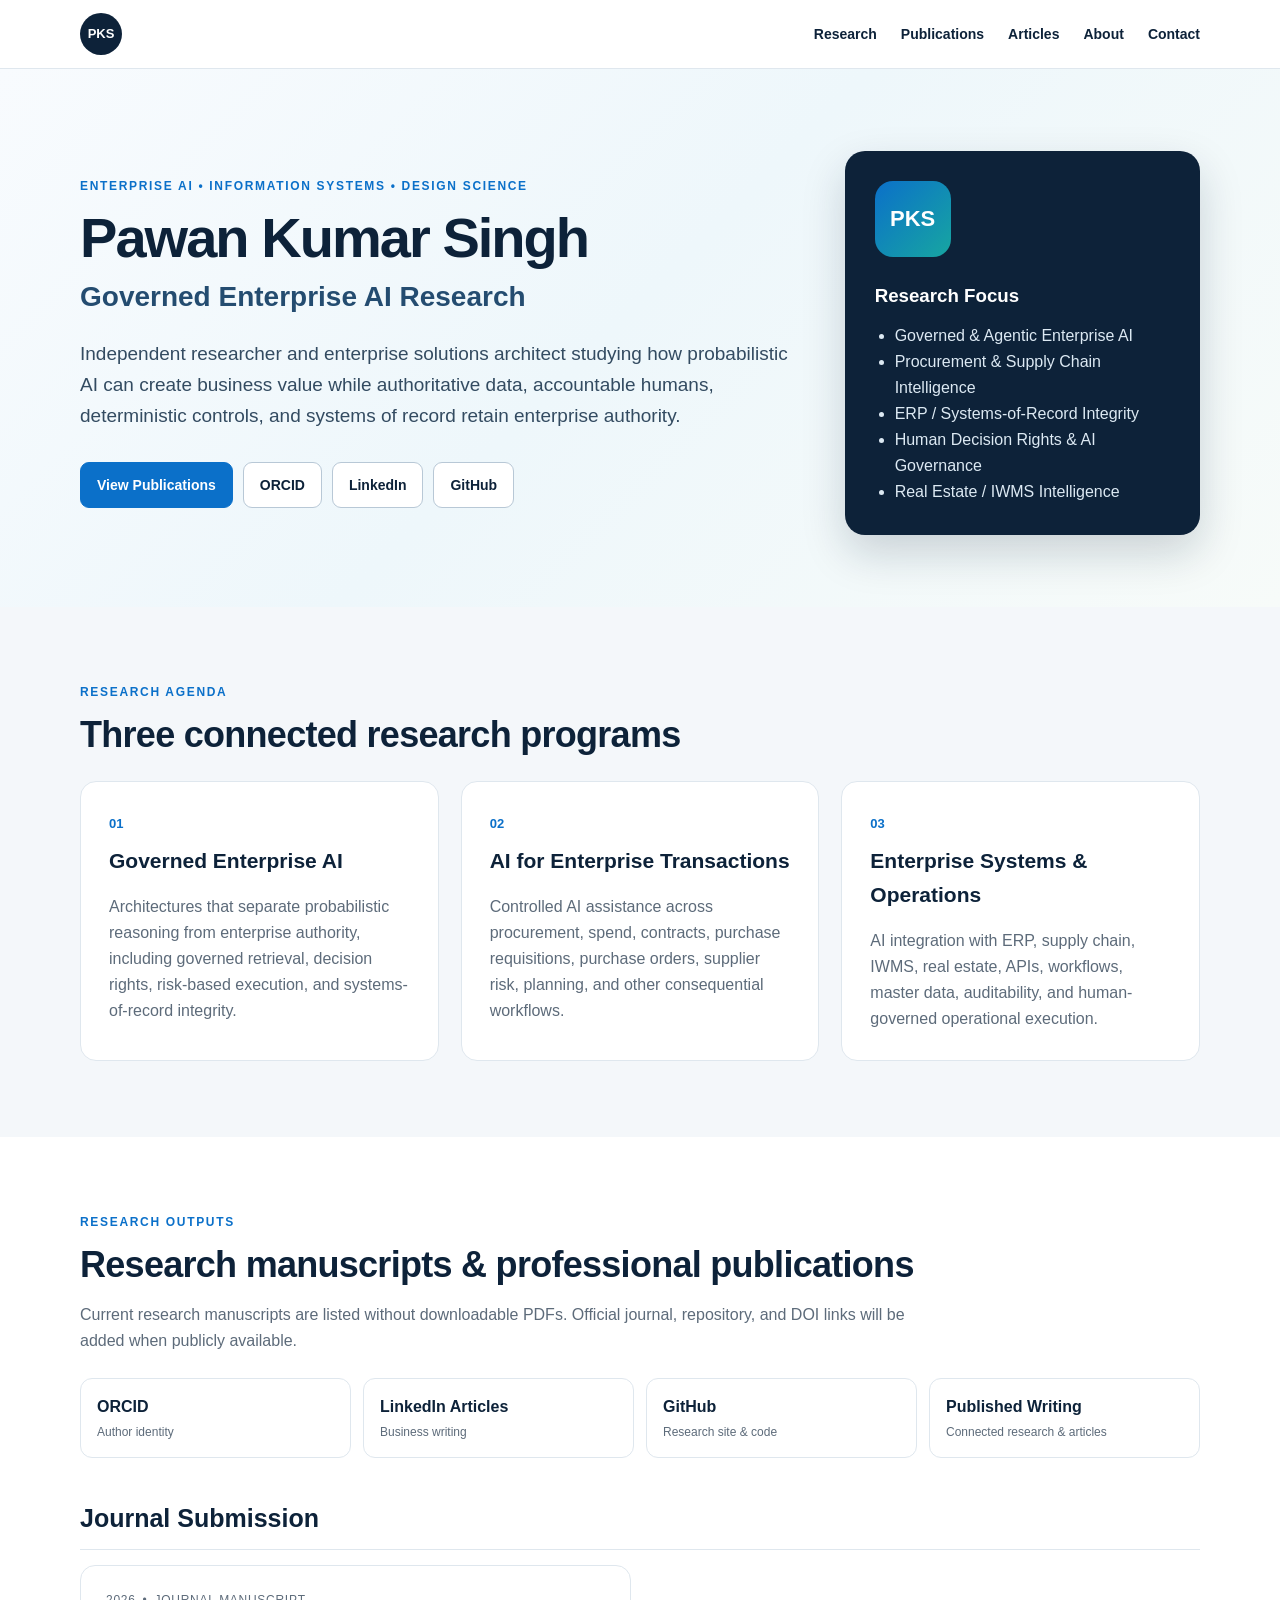
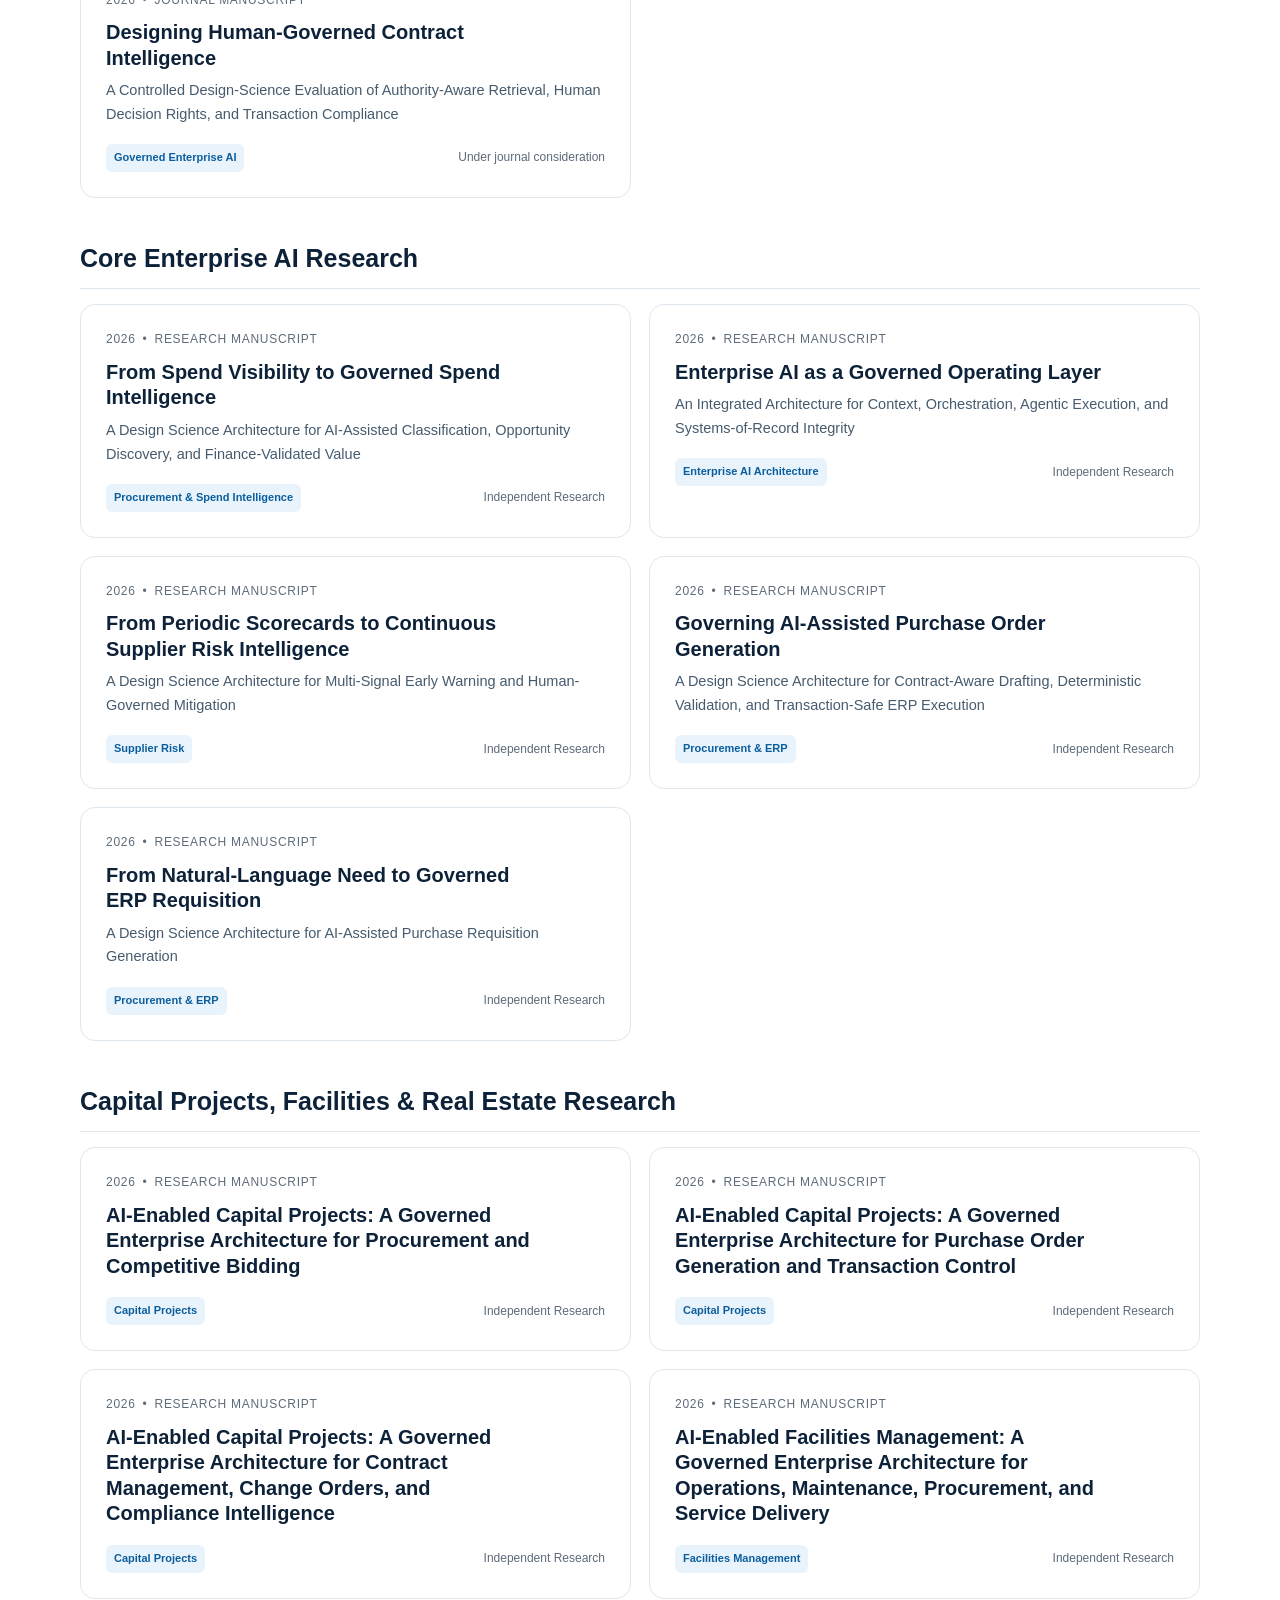
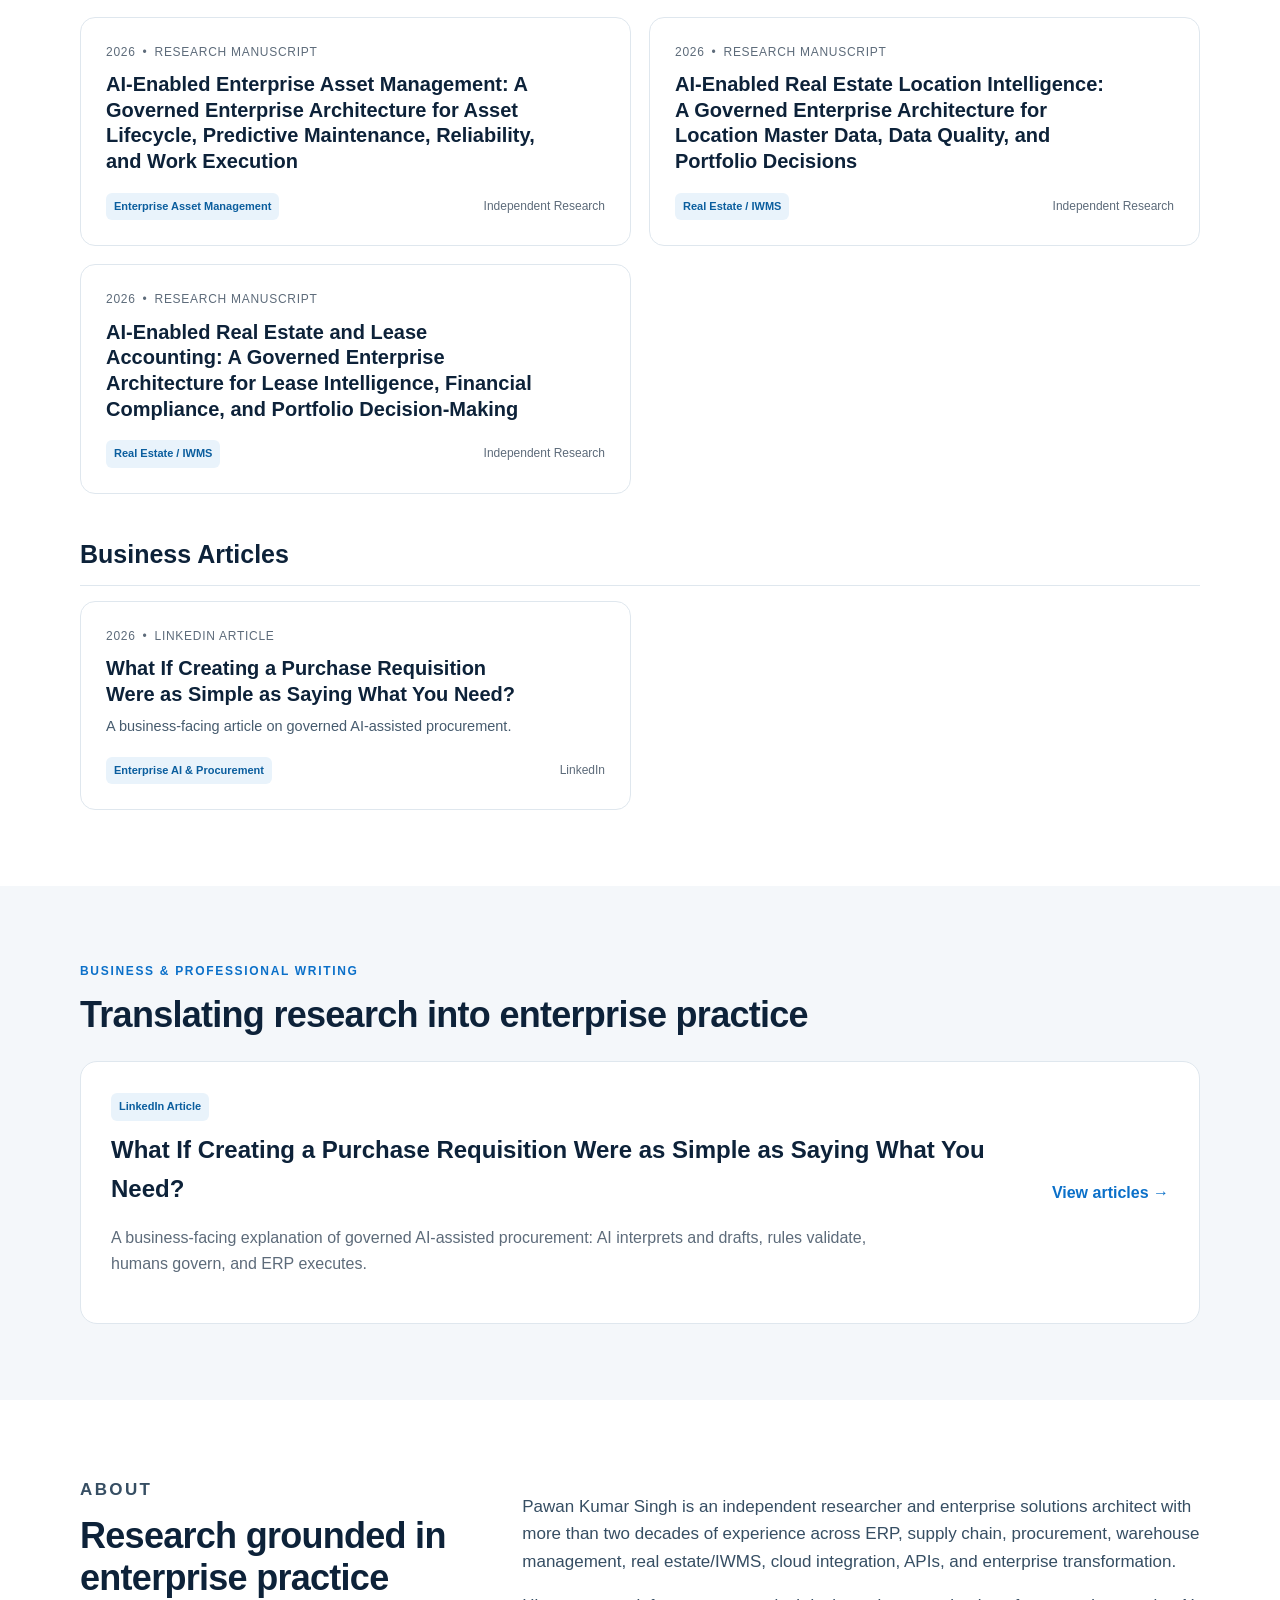
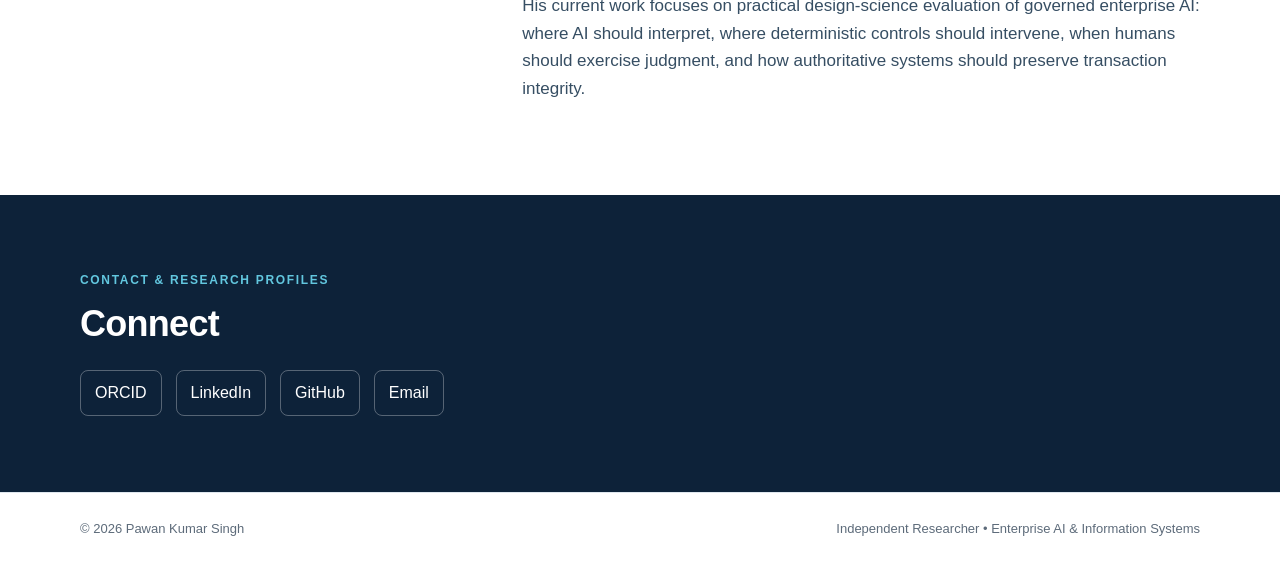
<file: index.html>
<!doctype html>
<html lang="en">
<head>
<meta charset="utf-8">
<meta name="viewport" content="width=device-width,initial-scale=1">
<title>Pawan Kumar Singh | Enterprise AI Research</title>
<meta name="description" content="Research portfolio of Pawan Kumar Singh focused on governed enterprise AI, procurement, supply chain, ERP, facilities, real estate, and enterprise systems.">
<link rel="canonical" href="https://githubpawankumar.github.io/">
<style>
:root{
  --ink:#0d2239; --muted:#5d6b7a; --accent:#0b70c9; --accent2:#17a6a1;
  --bg:#fff; --alt:#f4f7fa; --line:#dfe7ee; --soft:#f7fbfe; --card:#fff;
}
*{box-sizing:border-box}
html{scroll-behavior:smooth}
body{margin:0;font-family:Inter,ui-sans-serif,-apple-system,BlinkMacSystemFont,"Segoe UI",Roboto,Arial,sans-serif;color:var(--ink);background:var(--bg);line-height:1.62}
body.modal-open{overflow:hidden}
.container{width:min(1120px,calc(100% - 42px));margin:0 auto}
.site-header{position:sticky;top:0;z-index:40;background:rgba(255,255,255,.96);backdrop-filter:blur(10px);border-bottom:1px solid var(--line)}
.nav{height:68px;display:flex;align-items:center;justify-content:space-between}
.brand{display:grid;place-items:center;width:42px;height:42px;border-radius:50%;background:var(--ink);color:#fff;text-decoration:none;font-weight:800;font-size:13px}
nav{display:flex;gap:24px}
nav a{color:var(--ink);text-decoration:none;font-size:14px;font-weight:700}
nav a:hover{color:var(--accent)}

.hero{padding:82px 0 72px;background:linear-gradient(135deg,#f8fbfe 0%,#eef7fb 48%,#f7fbf9 100%)}
.hero-grid{display:grid;grid-template-columns:1.6fr .8fr;gap:54px;align-items:center}
.eyebrow{font-size:12px;letter-spacing:.14em;font-weight:800;color:var(--accent);margin:0 0 12px}
h1{font-size:56px;line-height:1.02;margin:0 0 8px;letter-spacing:-.035em}
.hero h2{font-size:28px;font-weight:650;margin:0 0 20px;color:#244c70}
.lead{font-size:19px;max-width:760px;color:#334b61}
.cta-row{display:flex;flex-wrap:wrap;gap:10px;margin-top:30px}
.btn{display:inline-block;padding:11px 16px;border:1px solid #b8c8d6;border-radius:9px;color:var(--ink);text-decoration:none;font-weight:700;font-size:14px;background:#fff}
.btn.primary{background:var(--accent);color:#fff;border-color:var(--accent)}
.profile-card{background:#0d2239;color:#fff;padding:30px;border-radius:20px;box-shadow:0 18px 44px rgba(13,34,57,.18)}
.monogram{width:76px;height:76px;border-radius:18px;display:grid;place-items:center;background:linear-gradient(135deg,#0b70c9,#17a6a1);font-weight:850;font-size:22px;margin-bottom:24px}
.profile-card h3{margin:0 0 12px}
.profile-card ul{padding-left:20px;margin:0;color:#dce9f3}

.section{padding:76px 0}
.section.alt{background:var(--alt)}
.section h2{font-size:36px;line-height:1.15;letter-spacing:-.02em;margin:0 0 26px}
.three-col{display:grid;grid-template-columns:repeat(3,1fr);gap:22px}
.program{padding:28px;background:#fff;border:1px solid var(--line);border-radius:16px}
.program .num{font-size:13px;color:var(--accent);font-weight:800}
.program h3{font-size:21px;margin:8px 0}
.program p{color:var(--muted);margin-bottom:0}

.profile-strip{display:grid;grid-template-columns:repeat(4,1fr);gap:12px;margin:24px 0 36px}
.profile-strip a{display:flex;flex-direction:column;padding:15px 16px;border:1px solid var(--line);border-radius:12px;background:#fff;text-decoration:none;color:var(--ink)}
.profile-strip span{font-size:12px;color:var(--muted);margin-top:3px}

.pub-group{margin-top:40px}
.group-title{font-size:25px;margin:0 0 15px;padding-bottom:10px;border-bottom:1px solid var(--line)}
.pub-grid{display:grid;grid-template-columns:repeat(2,1fr);gap:18px}
.pub-card{position:relative;padding:25px;border:1px solid var(--line);border-radius:15px;background:#fff;transition:.18s ease;cursor:pointer}
.pub-card:hover{transform:translateY(-3px);box-shadow:0 15px 36px rgba(13,34,57,.11);border-color:#c4d8e8}
.pub-card:focus{outline:3px solid rgba(11,112,201,.22);outline-offset:3px}
.pub-card::after{content:"View details";position:absolute;right:18px;top:18px;font-size:11px;font-weight:800;letter-spacing:.04em;color:var(--accent);opacity:0;transition:.18s ease}
.pub-card:hover::after,.pub-card:focus::after{opacity:1}
.pub-meta{font-size:12px;color:var(--muted);display:flex;gap:7px;text-transform:uppercase;letter-spacing:.06em}
.pub-card h3{font-size:20px;line-height:1.28;margin:10px 0 8px;padding-right:70px}
.pub-subtitle{color:#465b6e;font-size:14.5px;margin:0 0 18px}
.pub-footer{display:flex;align-items:center;justify-content:space-between;gap:12px;margin-top:16px}
.tag{display:inline-block;font-size:11px;font-weight:750;background:#e9f3fb;color:#0b5e9e;padding:5px 8px;border-radius:6px}
.status{font-size:12px;color:var(--muted);text-align:right}
.paper-links{margin-top:14px}
.paper-link{font-size:13px;font-weight:750;color:var(--accent);text-decoration:none;margin-right:12px}

.feature-card{display:flex;justify-content:space-between;gap:30px;align-items:center;background:#fff;border:1px solid var(--line);border-radius:17px;padding:30px}
.feature-card h3{font-size:24px;margin:10px 0 8px}
.feature-card p{color:var(--muted);max-width:760px}
.text-link{white-space:nowrap;font-weight:750;color:var(--accent);text-decoration:none}
.about-grid{display:grid;grid-template-columns:.8fr 1.4fr;gap:55px}
.about-grid p{font-size:17px;color:#364e63}
.contact{background:#0d2239;color:#fff}
.contact .eyebrow{color:#62c7df}
.link-row{display:flex;flex-wrap:wrap;gap:14px}
.link-row a{color:#fff;text-decoration:none;border:1px solid rgba(255,255,255,.3);padding:9px 14px;border-radius:8px}
footer{border-top:1px solid var(--line);padding:25px 0;color:var(--muted);font-size:13px}
.footer-inner{display:flex;justify-content:space-between;gap:18px}

/* Modal */
.modal{display:none;position:fixed;inset:0;z-index:9999}
.modal.open{display:block}
.modal-backdrop{position:absolute;inset:0;background:rgba(4,18,32,.70);backdrop-filter:blur(4px)}
.modal-dialog{position:relative;z-index:2;width:min(980px,calc(100% - 40px));max-height:90vh;overflow:auto;margin:5vh auto;background:#fff;border-radius:22px;box-shadow:0 32px 100px rgba(4,18,32,.32)}
.modal-topbar{position:sticky;top:0;z-index:5;min-height:62px;display:flex;align-items:center;justify-content:space-between;gap:18px;padding:0 26px;background:rgba(255,255,255,.97);backdrop-filter:blur(10px);border-bottom:1px solid var(--line)}
.modal-back{border:0;background:transparent;color:var(--accent);font:inherit;font-size:13px;font-weight:800;cursor:pointer;padding:10px 0}
.modal-back:hover{text-decoration:underline}
.modal-close{width:38px;height:38px;border:0;border-radius:50%;background:#eef3f7;color:var(--ink);font-size:25px;cursor:pointer;line-height:1}
.modal-hero{max-width:880px;margin:0 auto;padding:38px 46px 26px}
.modal-meta{margin-bottom:10px;color:var(--accent);font-size:12px;font-weight:850;letter-spacing:.10em;text-transform:uppercase}
.modal-dialog h2{margin:0;max-width:880px;font-size:34px;line-height:1.16;letter-spacing:-.025em;color:var(--ink)}
.modal-subtitle{margin:14px 0 0;max-width:830px;color:#536a7d;font-size:17px;line-height:1.55}
.modal-status{display:flex;align-items:center;gap:12px;flex-wrap:wrap;margin-top:18px;color:var(--muted);font-size:13px}
.research-summary-block,.keywords-block{max-width:880px;margin:0 auto;padding:26px 46px}
.research-summary-block{background:linear-gradient(180deg,#f8fbfe 0%,#f3f8fb 100%);border-top:1px solid #e4edf4;border-bottom:1px solid #e4edf4}
.section-label{margin-bottom:9px;color:var(--accent);font-size:12px;font-weight:850;letter-spacing:.09em;text-transform:uppercase}
.research-summary-block p,.keywords-block p{margin:0;color:#2f485d;font-size:16px;line-height:1.7}
.insight-grid{max-width:880px;margin:0 auto;padding:30px 46px 8px;display:grid;grid-template-columns:1fr 1fr;gap:18px}
.insight-card{padding:22px;border:1px solid var(--line);border-radius:15px;background:#fff}
.insight-card p{margin:0;color:#354f63;font-size:14.5px;line-height:1.66}
.highlight-card{background:#f8fbfe;border-color:#cfe1ee}
.keywords-block{padding-top:22px;padding-bottom:10px}
.modal-actions{max-width:880px;margin:16px auto 0;padding:0 46px}
.modal-note{max-width:880px;margin:22px auto 0;padding:18px 46px 30px;border-top:1px solid var(--line);color:var(--muted);font-size:12.5px;line-height:1.55;font-style:italic}

@media(max-width:820px){
  nav{display:none}
  .hero-grid,.three-col,.pub-grid,.about-grid{grid-template-columns:1fr}
  .profile-strip{grid-template-columns:1fr 1fr}
  h1{font-size:43px}
  .feature-card{align-items:flex-start;flex-direction:column}
  .footer-inner{flex-direction:column}
}
@media(max-width:760px){
  .modal-dialog{width:min(100% - 18px,980px);margin:1.5vh auto;max-height:97vh;border-radius:16px}
  .modal-topbar{padding:0 18px}
  .modal-hero,.research-summary-block,.keywords-block,.modal-actions,.modal-note{padding-left:22px;padding-right:22px}
  .modal-dialog h2{font-size:25px}
  .modal-subtitle{font-size:15px}
  .insight-grid{grid-template-columns:1fr;padding:22px}
}
</style>
</head>
<body>
<header class="site-header">
  <div class="container nav">
    <a class="brand" href="#top">PKS</a>
    <nav>
      <a href="#research">Research</a>
      <a href="#publications">Publications</a>
      <a href="#articles">Articles</a>
      <a href="#about">About</a>
      <a href="#contact">Contact</a>
    </nav>
  </div>
</header>

<main id="top">
<section class="hero">
  <div class="container hero-grid">
    <div>
      <p class="eyebrow">ENTERPRISE AI • INFORMATION SYSTEMS • DESIGN SCIENCE</p>
      <h1>Pawan Kumar Singh</h1>
      <h2>Governed Enterprise AI Research</h2>
      <p class="lead">Independent researcher and enterprise solutions architect studying how probabilistic AI can create business value while authoritative data, accountable humans, deterministic controls, and systems of record retain enterprise authority.</p>
      <div class="cta-row">
        <a class="btn primary" href="#publications">View Publications</a>
        <a class="btn" href="https://orcid.org/0009-0008-4802-8340" target="_blank" rel="noopener">ORCID</a>
        <a class="btn" href="https://www.linkedin.com/in/pawankumarsingh/" target="_blank" rel="noopener">LinkedIn</a>
        <a class="btn" href="https://github.com/githubpawankumar" target="_blank" rel="noopener">GitHub</a>
      </div>
    </div>
    <div class="profile-card">
      <div class="monogram">PKS</div>
      <h3>Research Focus</h3>
      <ul>
        <li>Governed & Agentic Enterprise AI</li>
        <li>Procurement & Supply Chain Intelligence</li>
        <li>ERP / Systems-of-Record Integrity</li>
        <li>Human Decision Rights & AI Governance</li>
        <li>Real Estate / IWMS Intelligence</li>
      </ul>
    </div>
  </div>
</section>

<section id="research" class="section alt">
  <div class="container">
    <p class="eyebrow">RESEARCH AGENDA</p>
    <h2>Three connected research programs</h2>
    <div class="three-col">
      <div class="program"><span class="num">01</span><h3>Governed Enterprise AI</h3><p>Architectures that separate probabilistic reasoning from enterprise authority, including governed retrieval, decision rights, risk-based execution, and systems-of-record integrity.</p></div>
      <div class="program"><span class="num">02</span><h3>AI for Enterprise Transactions</h3><p>Controlled AI assistance across procurement, spend, contracts, purchase requisitions, purchase orders, supplier risk, planning, and other consequential workflows.</p></div>
      <div class="program"><span class="num">03</span><h3>Enterprise Systems & Operations</h3><p>AI integration with ERP, supply chain, IWMS, real estate, APIs, workflows, master data, auditability, and human-governed operational execution.</p></div>
    </div>
  </div>
</section>

<section id="publications" class="section">
  <div class="container">
    <p class="eyebrow">RESEARCH OUTPUTS</p>
    <h2>Research manuscripts & professional publications</h2>
    <p style="max-width:830px;color:var(--muted);margin-top:-10px">Current research manuscripts are listed without downloadable PDFs. Official journal, repository, and DOI links will be added when publicly available.</p>
    <div class="profile-strip">
      <a href="https://orcid.org/0009-0008-4802-8340" target="_blank" rel="noopener"><strong>ORCID</strong><span>Author identity</span></a>
      <a href="https://www.linkedin.com/in/pawankumarsingh/recent-activity/articles/" target="_blank" rel="noopener"><strong>LinkedIn Articles</strong><span>Business writing</span></a>
      <a href="https://github.com/githubpawankumar" target="_blank" rel="noopener"><strong>GitHub</strong><span>Research site & code</span></a>
      <a href="https://www.linkedin.com/in/pawankumarsingh/recent-activity/articles/" target="_blank" rel="noopener"><strong>Published Writing</strong><span>Connected research & articles</span></a>
    </div>
    <div id="publication-index"></div>
  </div>
</section>

<section id="articles" class="section alt">
  <div class="container">
    <p class="eyebrow">BUSINESS & PROFESSIONAL WRITING</p>
    <h2>Translating research into enterprise practice</h2>
    <div class="feature-card">
      <div><span class="tag">LinkedIn Article</span><h3>What If Creating a Purchase Requisition Were as Simple as Saying What You Need?</h3><p>A business-facing explanation of governed AI-assisted procurement: AI interprets and drafts, rules validate, humans govern, and ERP executes.</p></div>
      <a class="text-link" href="https://www.linkedin.com/in/pawankumarsingh/recent-activity/articles/" target="_blank" rel="noopener">View articles →</a>
    </div>
  </div>
</section>

<section id="about" class="section">
  <div class="container about-grid">
    <div><p class="eyebrow">ABOUT</p><h2>Research grounded in enterprise practice</h2></div>
    <div><p>Pawan Kumar Singh is an independent researcher and enterprise solutions architect with more than two decades of experience across ERP, supply chain, procurement, warehouse management, real estate/IWMS, cloud integration, APIs, and enterprise transformation.</p><p>His current work focuses on practical design-science evaluation of governed enterprise AI: where AI should interpret, where deterministic controls should intervene, when humans should exercise judgment, and how authoritative systems should preserve transaction integrity.</p></div>
  </div>
</section>

<section id="contact" class="section contact">
  <div class="container">
    <p class="eyebrow">CONTACT & RESEARCH PROFILES</p><h2>Connect</h2>
    <div class="link-row">
      <a href="https://orcid.org/0009-0008-4802-8340" target="_blank" rel="noopener">ORCID</a>
      <a href="https://www.linkedin.com/in/pawankumarsingh/" target="_blank" rel="noopener">LinkedIn</a>
      <a href="https://github.com/githubpawankumar" target="_blank" rel="noopener">GitHub</a>
      <a href="mailto:pawanslu@gmail.com">Email</a>
    </div>
  </div>
</section>
</main>

<footer><div class="container footer-inner"><span>© 2026 Pawan Kumar Singh</span><span>Independent Researcher • Enterprise AI & Information Systems</span></div></footer>

<!-- modal deliberately placed at body level, not inside footer -->
<div id="publication-modal" class="modal" aria-hidden="true">
  <div class="modal-backdrop" data-close-modal></div>
  <div class="modal-dialog" role="dialog" aria-modal="true" aria-labelledby="modal-title">
    <div class="modal-topbar">
      <button class="modal-back" type="button" data-close-modal>← Back to Publications</button>
      <button class="modal-close" type="button" aria-label="Close details" data-close-modal>×</button>
    </div>
    <div class="modal-hero">
      <div class="modal-meta" id="modal-meta"></div>
      <h2 id="modal-title"></h2>
      <p class="modal-subtitle" id="modal-subtitle"></p>
      <div class="modal-status" id="modal-status"></div>
    </div>
    <section class="research-summary-block">
      <div class="section-label">Research Summary</div>
      <p id="modal-abstract"></p>
    </section>
    <div class="insight-grid">
      <section class="insight-card"><div class="section-label">Research Question</div><p id="modal-rq"></p></section>
      <section class="insight-card"><div class="section-label">Methodology</div><p id="modal-method"></p></section>
      <section class="insight-card highlight-card"><div class="section-label">Key Findings</div><p id="modal-findings"></p></section>
      <section class="insight-card"><div class="section-label">Research Contribution</div><p id="modal-contribution"></p></section>
    </div>
    <section class="keywords-block"><div class="section-label">Keywords</div><p id="modal-keywords"></p></section>
    <div class="modal-actions" id="modal-actions"></div>
    <p class="modal-note">No manuscript PDF is distributed from this site. Official publication or DOI links will be added when publicly available.</p>
  </div>
</div>

<script>
let allPublications = [];
async function loadPublications(){
  const target = document.getElementById('publication-index');
  try{
    const res = await fetch('publications.json', {cache:'no-store'});
    allPublications = await res.json();
    const order = ['Journal Submission','Core Enterprise AI Research','Capital Projects, Facilities & Real Estate Research','Business Articles'];
    for (const group of order){
      const rows = allPublications.filter(x => x.group === group);
      if (!rows.length) continue;
      const section = document.createElement('div');
      section.className = 'pub-group';
      section.innerHTML = `<h3 class="group-title">${group}</h3><div class="pub-grid"></div>`;
      const grid = section.querySelector('.pub-grid');
      for (const p of rows){
        const card = document.createElement('article');
        card.className = 'pub-card';
        card.tabIndex = 0;
        card.setAttribute('role','button');
        card.setAttribute('aria-label',`Open details for ${p.title}`);
        const label = p.group === 'Journal Submission' ? 'Journal Manuscript' : p.type;
        const displayStatus = p.group === 'Journal Submission' ? 'Under journal consideration' : (p.group === 'Business Articles' ? p.platform : 'Independent Research');
        card.innerHTML = `
          <div class="pub-meta"><span>${p.year}</span><span>•</span><span>${label}</span></div>
          <h3>${p.title}</h3>
          <p class="pub-subtitle">${p.subtitle || ''}</p>
          <div class="pub-footer"><span class="tag">${p.topic}</span><span class="status">${displayStatus}</span></div>
        `;
        card.addEventListener('click',()=>openPublicationModal(p));
        card.addEventListener('keydown',ev=>{if(ev.key==='Enter'||ev.key===' '){ev.preventDefault();openPublicationModal(p)}});
        grid.appendChild(card);
      }
      target.appendChild(section);
    }
  }catch(e){
    target.innerHTML='<p>Publication index could not be loaded. Please refresh the page.</p>';
  }
}
function openPublicationModal(p){
  const modal=document.getElementById('publication-modal');
  document.getElementById('modal-meta').textContent=`${p.year} • ${p.type}`;
  document.getElementById('modal-title').textContent=p.title||'';
  document.getElementById('modal-subtitle').textContent=p.subtitle||'';
  document.getElementById('modal-status').innerHTML=`<span class="tag">${p.topic||''}</span><span><b>Status:</b> ${p.status||''}</span>`;
  document.getElementById('modal-abstract').textContent=p.abstract||'Summary will be added when available.';
  document.getElementById('modal-rq').textContent=p.research_question||'Research question summary will be added when available.';
  document.getElementById('modal-method').textContent=p.method||'Methodology summary will be added when available.';
  document.getElementById('modal-findings').textContent=p.findings||'Findings summary will be added when available.';
  document.getElementById('modal-contribution').textContent=p.contribution||'Contribution summary will be added when available.';
  document.getElementById('modal-keywords').textContent=p.keywords||'';
  const actions=[];
  if(p.canonical_url) actions.push(`<a class="btn primary" href="${p.canonical_url}" target="_blank" rel="noopener">View Public Record ↗</a>`);
  if(p.doi) actions.push(`<a class="btn" href="https://doi.org/${p.doi}" target="_blank" rel="noopener">View DOI ↗</a>`);
  document.getElementById('modal-actions').innerHTML=actions.join('');
  modal.classList.add('open');
  modal.setAttribute('aria-hidden','false');
  document.body.classList.add('modal-open');
  setTimeout(()=>modal.querySelector('.modal-close').focus(),0);
}
function closePublicationModal(){
  const modal=document.getElementById('publication-modal');
  modal.classList.remove('open');
  modal.setAttribute('aria-hidden','true');
  document.body.classList.remove('modal-open');
}
document.querySelectorAll('[data-close-modal]').forEach(el=>el.addEventListener('click',closePublicationModal));
document.addEventListener('keydown',e=>{if(e.key==='Escape')closePublicationModal()});
loadPublications();
</script>
</body>
</html>
</file>
